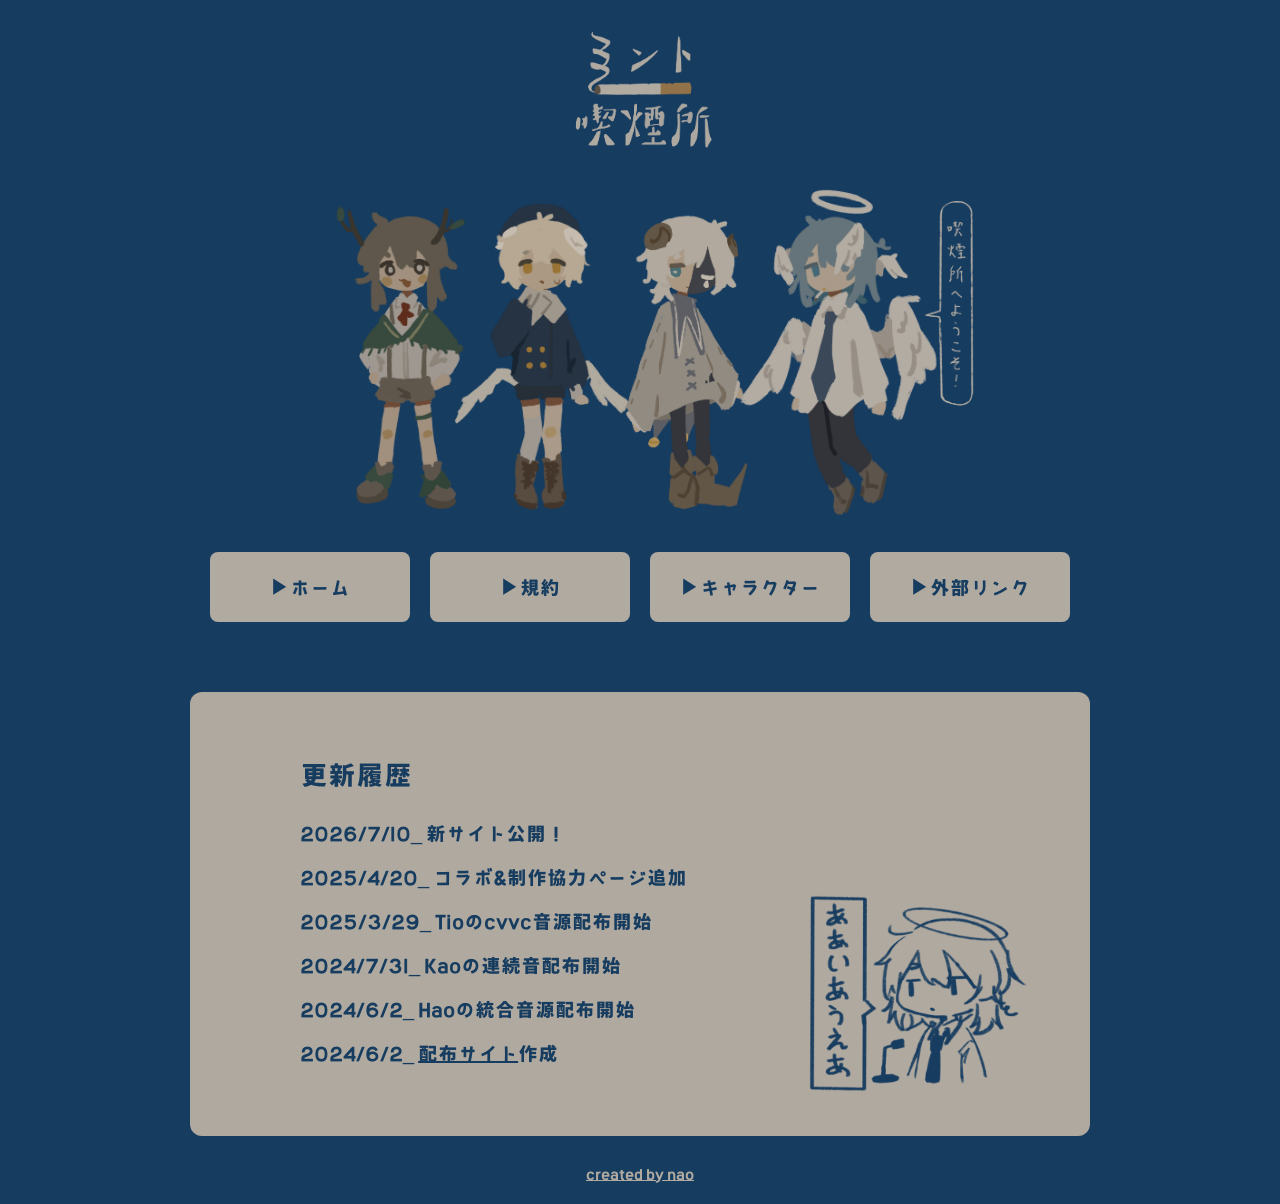
<file: index.html>
<!DOCTYPE html>
<html lang="ja">
<head>
    <link rel="icon" href="favicon.png" type="image/png">
    <link rel="icon" sizes="512x512" href="favicon.png">
    <meta name="viewport" content="width=device-width, initial-scale=1.0">
    <link rel="stylesheet" href="style.css">
    <meta charset="UTF-8">
    <title>ミント喫煙所</title>
    <style>
        @font-face {
        font-family: 'Font';
        src: url('ShimbashiGothic-Regular.otf') format('opentype');
        font-weight: normal;
        font-style: normal;
    }
        body {
            margin: 0;
            background-color:#163c60;
            font-family: 'Font', sans-serif;
        }
    </style>
</head>

<body>
    <div class="canvas">

    <div style="
        text-align: center;
        ">
        <a href="index.html"><img src="mintokitsuensho.png" alt="ミント喫煙所" style="max-width: 230px; height: auto; "></a>
    </div>

    <div style="
        text-align: center;
        ">
        <img src="IMG_4373.png" alt="小屁孩們" class="youkoso">
    </div>

    <div class="menu">
    
        <a href="index.html" class="menu-item">▶ホーム</a>  
        <a href="rule.html" class="menu-item">▶規約</a>
        <a href="character.html" class="menu-item">▶キャラクター</a>
        <a href="link.html" class="menu-item">▶外部リンク</a>
    
    </div>

    <div class="news">
        
        <p  class="news-title">更新履歴</p>
        <p style="color: #163c60;">2026/7/10_   新サイト公開！</p>
        <p style="color: #163c60;">2025/4/20_   コラボ&制作協力ページ追加</p>
        <p style="color: #163c60;">2025/3/29_   Tioのcvvc音源配布開始</p>
        <p style="color: #163c60;">2024/7/31_   Kaoの連続音配布開始</p>
        <p style="color: #163c60;">2024/6/2_   Haoの統合音源配布開始</p>
        <span style="color: #163c60;">2024/6/2_   <a href="https://naooo62.wixsite.com/mintokitsuensho" target="_blank" rel="noopener noreferrer" style="color: #163c60; text-decoration: underline;">配布サイト</a>作成</span>
        <img src="naooo.png" alt="naooo" class="news-illustration" >

    </div>

    <div style="
        text-align: center;
        padding: 20px;
        font-size: 15px;
        ">
        <a href="https://x.com/Nao_62_" style="color: #b0aaa1;" target="_blank">created by nao</a>
    </div>

    </div>
</body>
</html>
</file>
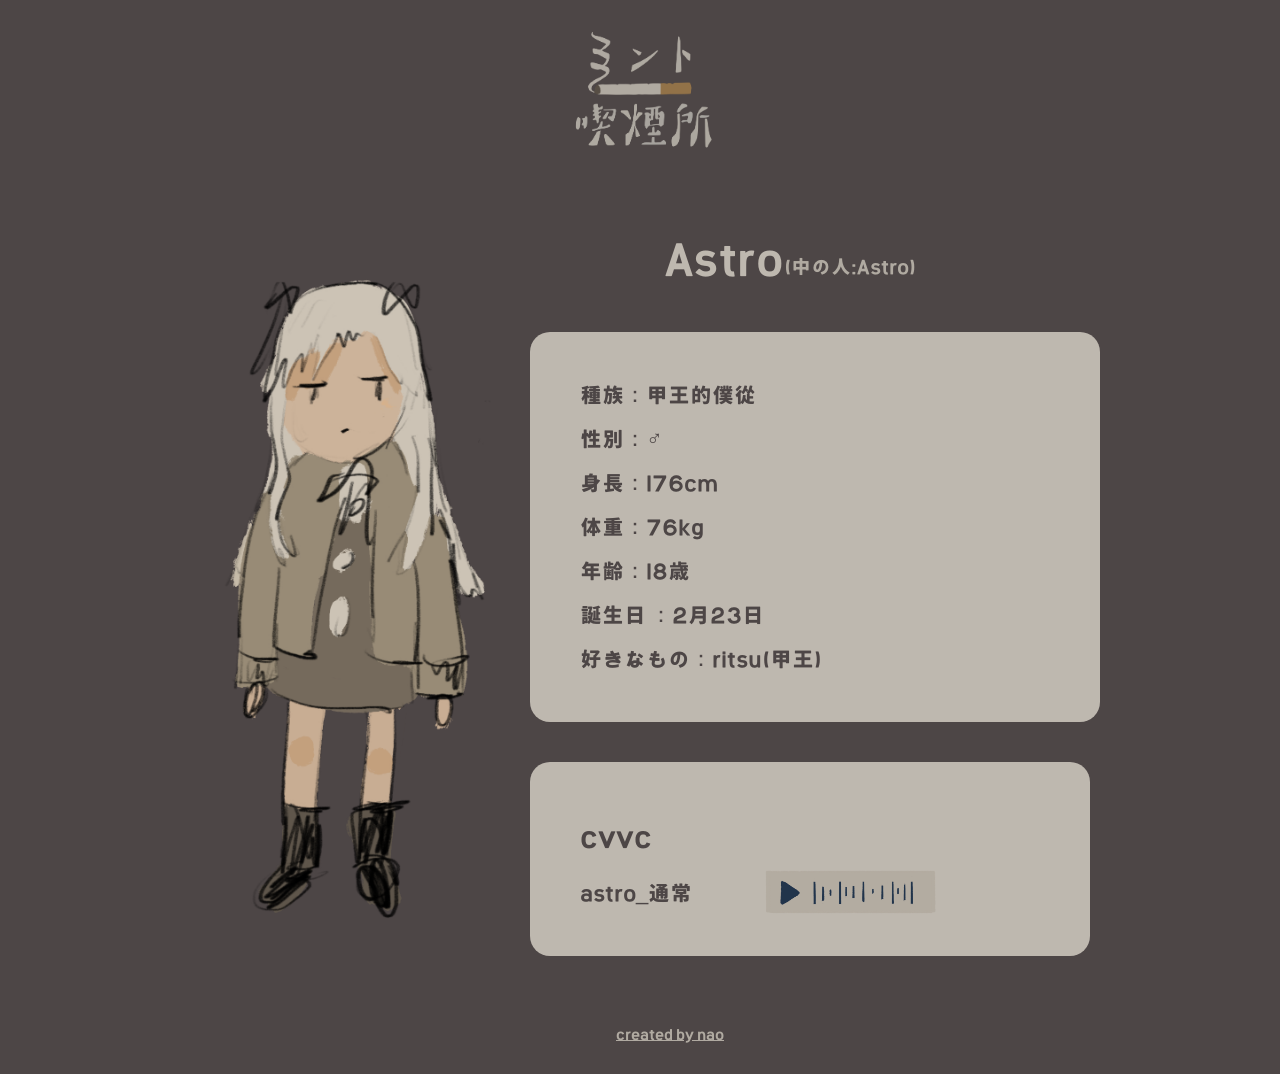
<file: astro.html>
<!DOCTYPE html>
<html lang="ja">
<head>
    <link rel="icon" href="favicon.png" type="image/png">
    <link rel="stylesheet" href="style.css">
    <meta charset="UTF-8">
    <meta name="viewport" content="width=device-width, initial-scale=1.0">
    <title>ミント喫煙所</title>
    <style>
        @font-face {
        font-family: 'Font';
        src: url('ShimbashiGothic-Regular.otf') format('opentype');
        font-weight: normal;
        font-style: normal;
    }
        body {
            margin: 0;
            background-color:#4d4646;
            font-family: 'Font', sans-serif;
        }
    </style>
</head>

<body>
    <div style="
        text-align: center;
        ">
        <a href="index.html"><img src="mintokitsuensho.png" alt="ミント喫煙所" style="width: 230px; height: auto;"></a>
    </div>

    <div class="tachie_02">
        <img src="IMG_4779.png" alt="astro" class="tachie_2">
    </div>

    <div class="name">

        <p style="color: #beb8af;">Astro<span class="sub-name">(中の人:Astro)</span></p>

    </div>


    <div class="shoukai">

        <p style="color: #4d4646;">種族：甲王的僕從</p>
        <p style="color: #4d4646;">性別：♂</p>
        <p style="color: #4d4646;">身長：176cm</p>
        <p style="color: #4d4646;">体重：76kg</p>
        <p style="color: #4d4646;">年齢：18歳</p>
        <p style="color: #4d4646;">誕生日 ：2月23日</p>
        <p style="color: #4d4646;">好きなもの：ritsu(甲王)</p>

    </div>

    <div class="ongen">

        <p style="color: #4d4646; font-size: 30px;">cvvc</p>
        <p style="color: #4d4646;">astro_通常</p>
        <audio id="astro" src="astro.wav"></audio>
        <img src="IMG_4377_2.png" alt="naooo" onclick="document.getElementById('astro').play()" class="play4" >
    </div>

    <div class="footer">
        <a href="https://x.com/Nao_62_" style="color: #b0aaa1;" target="_blank">created by nao</a>
    </div>

</body>
</file>
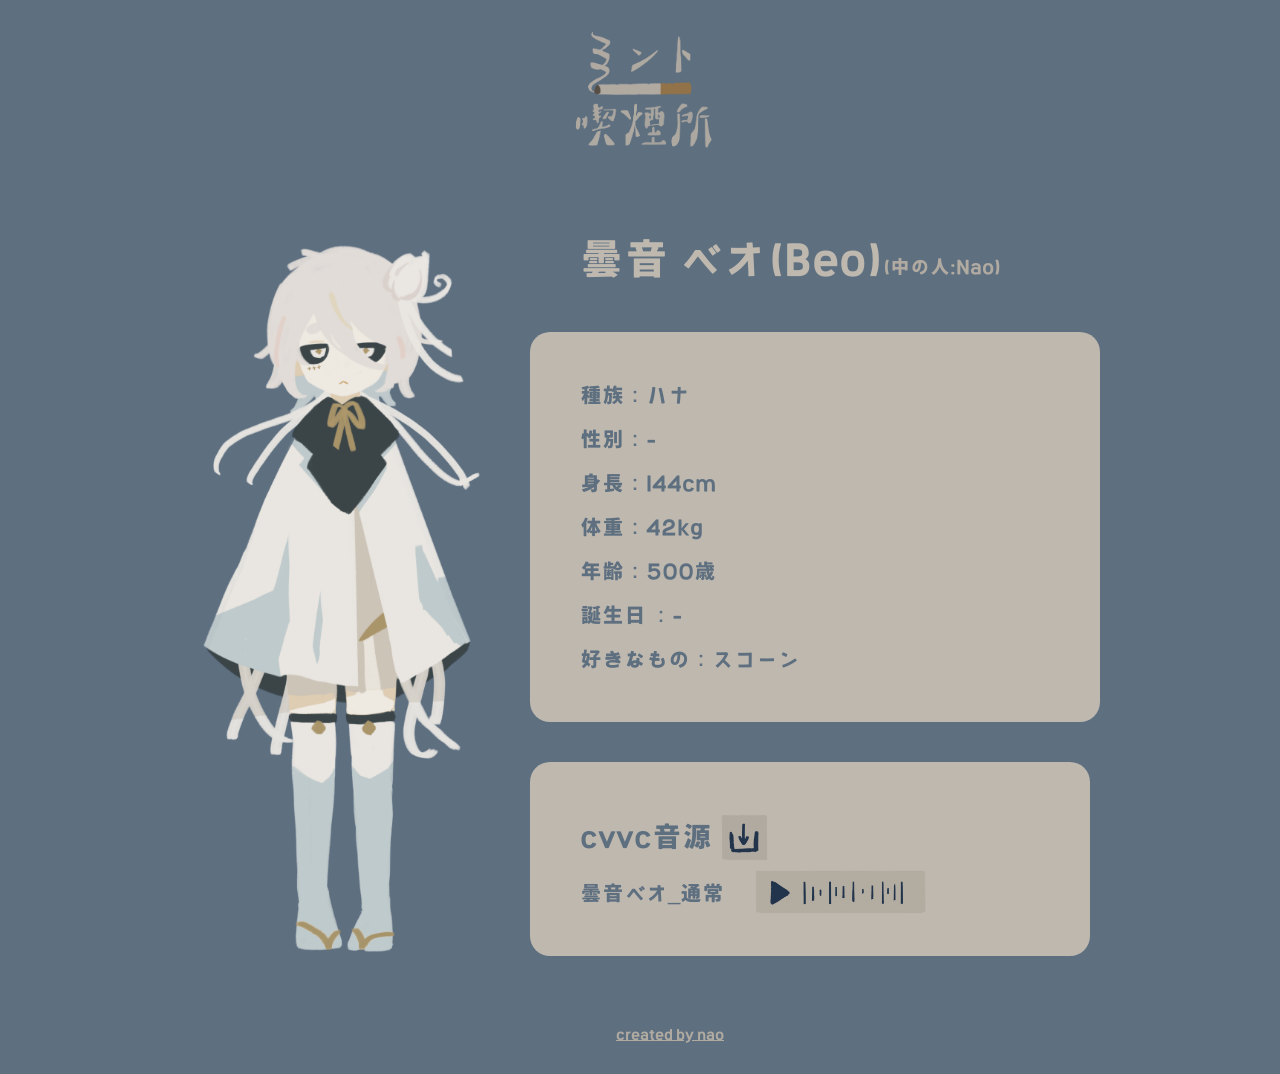
<file: Beo.html>
<!DOCTYPE html>
<html lang="ja">
<head>
    <link rel="icon" href="favicon.png" type="image/png">
    <link rel="stylesheet" href="style.css">
    <meta charset="UTF-8">
    <meta name="viewport" content="width=device-width, initial-scale=1.0">
    <title>ミント喫煙所</title>
    <style>
        @font-face {
        font-family: 'Font';
        src: url('ShimbashiGothic-Regular.otf') format('opentype');
        font-weight: normal;
        font-style: normal;
    }
        body {
            margin: 0;
            background-color:#5e6f80;
            font-family: 'Font', sans-serif;
        }
    </style>
</head>

<body>
    <div style="
        text-align: center;
        ">
        <a href="index.html"><img src="mintokitsuensho.png" alt="ミント喫煙所" style="width: 230px; height: auto;"></a>
    </div>

    <div class="tachie_02">
        <img src="character_edited.png" alt="Beo" class="tachie_1">
    </div>

    <div class="name">

        <p style="color: #beb8af;">曇音 ベオ(Beo)<span class="sub-name">(中の人:Nao)</span></p>

    </div>

    <div class="shoukai">

        <p style="color: #5e6f80;">種族：ハナ</p>
        <p style="color: #5e6f80;">性別：-</p>
        <p style="color: #5e6f80;">身長：144cm</p>
        <p style="color: #5e6f80;">体重：42kg</p>
        <p style="color: #5e6f80;">年齢：500歳</p>
        <p style="color: #5e6f80;">誕生日 ：-</p>
        <p style="color: #5e6f80;">好きなもの：スコーン</p>

    </div>

    <div class="ongen">

        <p style="color: #5e6f80; font-size: 30px;">cvvc音源</p>
        <a href="https://drive.google.com/file/d/1lf7aGgHMz-GgEjih_vGVuHIvZiH3dCfy/view?usp=sharing" target="_blank" rel="noopener noreferrer"><img src="IMG_4388_2.png" alt="download" class="download"></a>
        <p style="color: #5e6f80;">曇音ベオ_通常</p>
        <audio id="Beo_Chinese" src="doremi_beo.wav"></audio>
        <img src="IMG_4377_2.png" alt="naooo" onclick="document.getElementById('Beo_Chinese').play()" class="play2" >
    </div>

    <div class="footer">
        <a href="https://x.com/Nao_62_" style="color: #b0aaa1;" target="_blank">created by nao</a>
    </div>

</body>
</file>
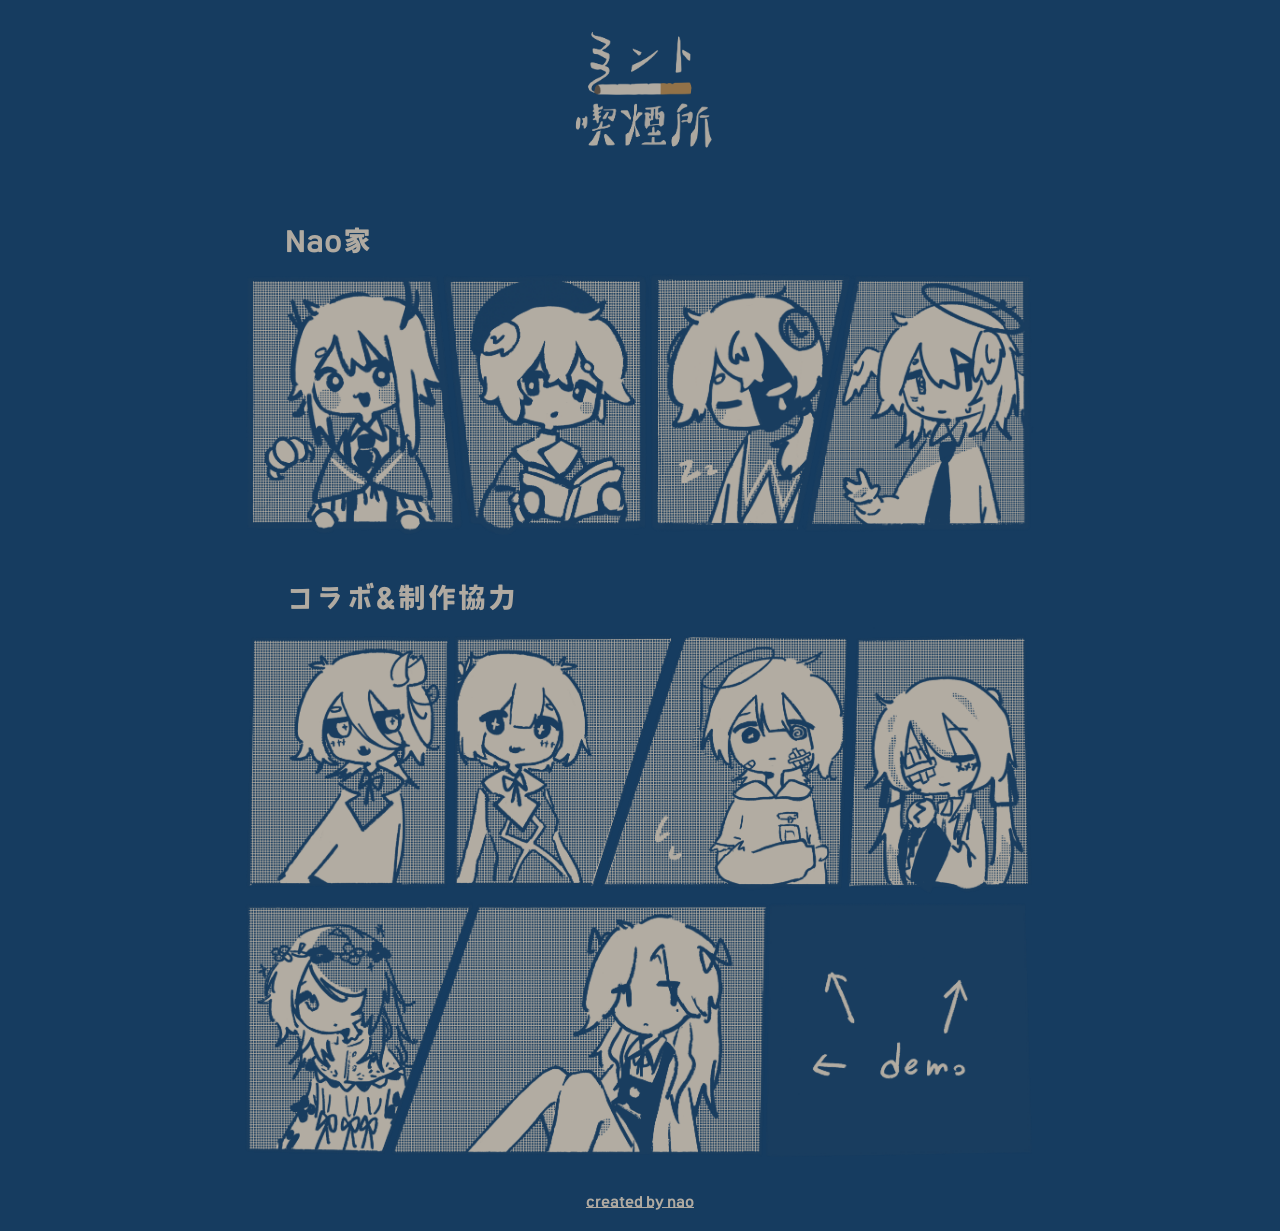
<file: character.html>
<!DOCTYPE html>
<html lang="ja">
<head>
    <link rel="icon" href="favicon.png" type="image/png">
    <link rel="stylesheet" href="style.css">
    <meta charset="UTF-8">
    <meta name="viewport" content="width=device-width, initial-scale=1.0">
    <title>ミント喫煙所</title>
    <style>
        @font-face {
        font-family: 'Font';
        src: url('ShimbashiGothic-Regular.otf') format('opentype');
        font-weight: normal;
        font-style: normal;
    }
        body {
            margin: 0;
            background-color:#163c60;
            font-family: 'Font', sans-serif;
        }
    </style>
</head>

<body>
    <div style="
        text-align: center;
    "  >
        <a href="index.html"><img src="mintokitsuensho.png" alt="ミント喫煙所" style="width: 230px; height: auto;" ></a>
    </div>

    <div class="character">
        <p style="color: #b0aaa1; text-align: left; margin: 10px 20px;" target="_blank">Nao家</p>
    </div>

    <div style="text-align: center; width: 100%;">

        <div style="position: relative; display: inline-block;" class="naoka">
            <img src="IMG_4382.png" alt="naoka" class="naoka_1">
            <a href="Hao.html" class="naoka panel-1"></a>
            <a href="Kao.html" class="naoka panel-2"></a>
            <a href="Tio.html" class="naoka panel-3"></a>
            <a href="Nao.html" class="naoka panel-4"></a>
        </div>


    <div class="character">
        <p style="color: #b0aaa1; text-align: left; margin: 10px 20px;" target="_blank">コラボ&制作協力</p>
    </div>

    <div style="text-align: center; width: 100%;">

        <div style="position: relative; display: inline-block;" class="naoka">
            <img src="IMG_4382_2.png" alt="naoka" class="naoka_1">
            <a href="Beo.html" class="naoka panel-5"></a>
            <a href="Meo.html" class="naoka panel-6"></a>
            <a href="mashiro.html" class="naoka panel-7"></a>
            <a href="zhiying.html" class="naoka panel-8"></a>
            <a href="water.html" class="naoka panel-9"></a>
            <a href="astro.html" class="naoka panel-10"></a>
        </div>

    </div>

    <div style="
        text-align: center;
        padding: 20px;
        font-size: 15px;
        ">
        <a href="https://x.com/Nao_62_" style="color: #b0aaa1;" target="_blank">created by nao</a>
    </div>
</body>
</html>
</file>
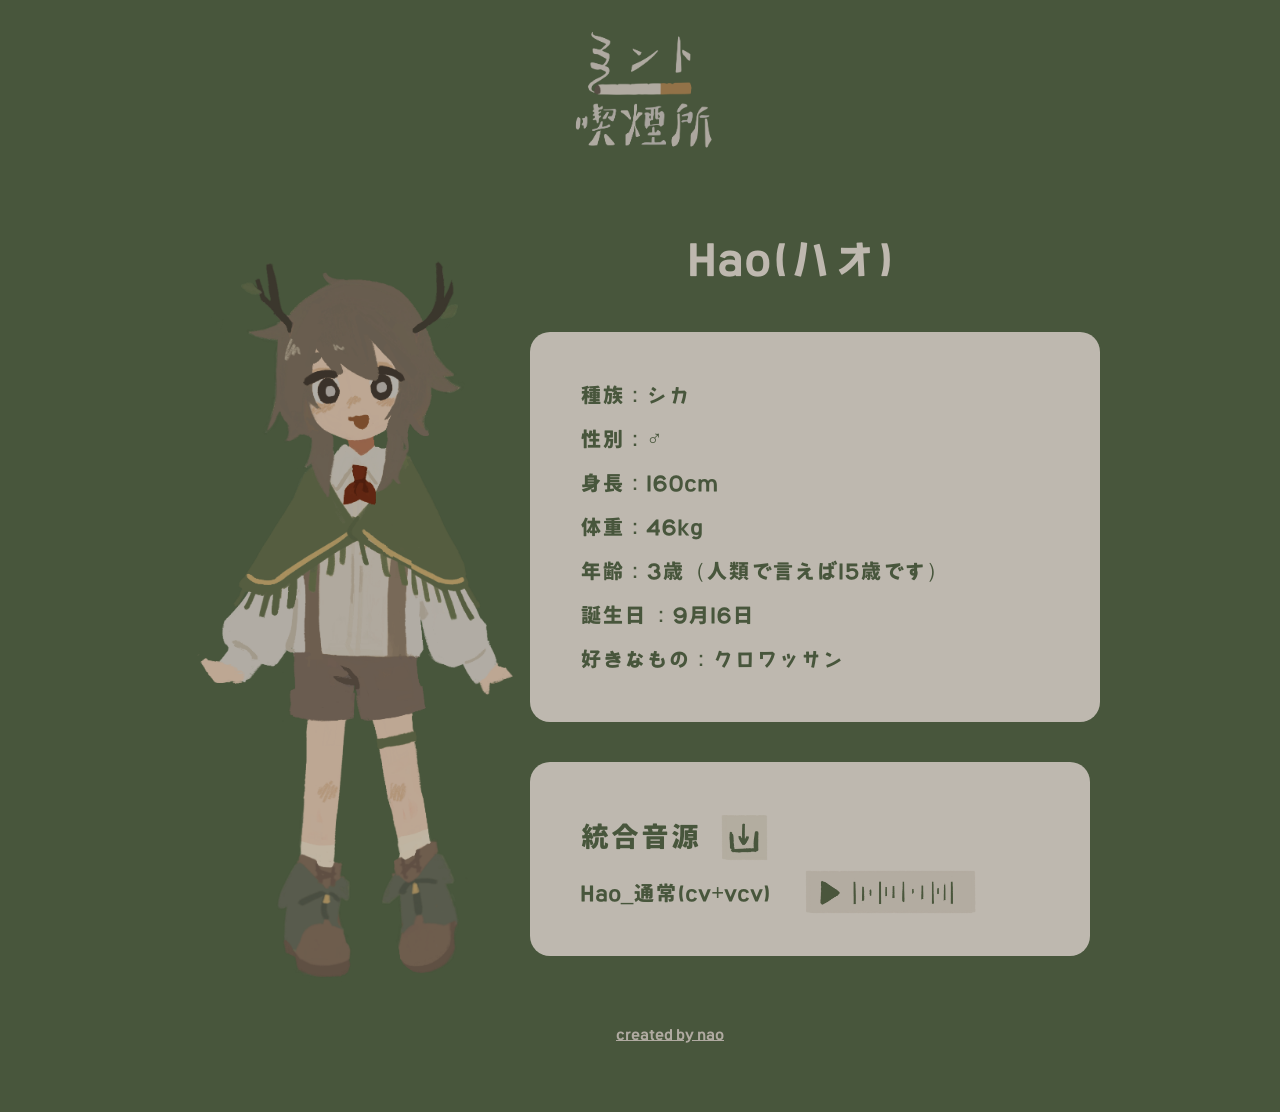
<file: Hao.html>
<!DOCTYPE html>
<html lang="ja">
<head>
    <link rel="icon" href="favicon.png" type="image/png">
    <link rel="stylesheet" href="style.css">
    <meta charset="UTF-8">
    <meta name="viewport" content="width=device-width, initial-scale=1.0">
    <title>ミント喫煙所</title>
    <style>
        @font-face {
        font-family: 'Font';
        src: url('ShimbashiGothic-Regular.otf') format('opentype');
        font-weight: normal;
        font-style: normal;
    }
        body {
            margin: 0;
            background-color:#48563c;
            font-family: 'Font', sans-serif;
        }
    </style>
</head>

<body>
    <div style="
        text-align: center;
        ">
        <a href="index.html"><img src="mintokitsuensho.png" alt="ミント喫煙所" style="width: 230px; height: auto;"></a>
    </div>

    <div class="tachie">
        <img src="hao.png" alt="hao" class="tachie_1">
    </div>

    <div class="name">

        <p style="color: #beb8af;">Hao(ハオ)</p>

    </div>

    <div class="shoukai">

        <p style="color: #48563c;">種族：シカ</p>
        <p style="color: #48563c;">性別：♂</p>
        <p style="color: #48563c;">身長：160cm</p>
        <p style="color: #48563c;">体重：46kg</p>
        <p style="color: #48563c;">年齢：3歳（人類で言えば15歳です）</p>
        <p style="color: #48563c;">誕生日 ：9月16日</p>
        <p style="color: #48563c;">好きなもの：クロワッサン</p>

    </div>

    <div class="ongen">

        <p style="color: #48563c; font-size: 30px;">統合音源</p>
        <a href="https://bowlroll.net/file/319492" target="_blank" rel="noopener noreferrer"><img src="IMG_4388_1.png" alt="download" class="download"></a>
        <p style="color: #48563c;">Hao_通常(cv+vcv)</p>
        <audio id="Hao" src="Hao.wav"></audio>
        <img src="IMG_4377_1.png" alt="naooo" onclick="document.getElementById('Hao').play()" class="play" >

    </div>

    <div class="footer">
        <a href="https://x.com/Nao_62_" style="color: #b0aaa1;" target="_blank">created by nao</a>
    </div>

</body>
</file>
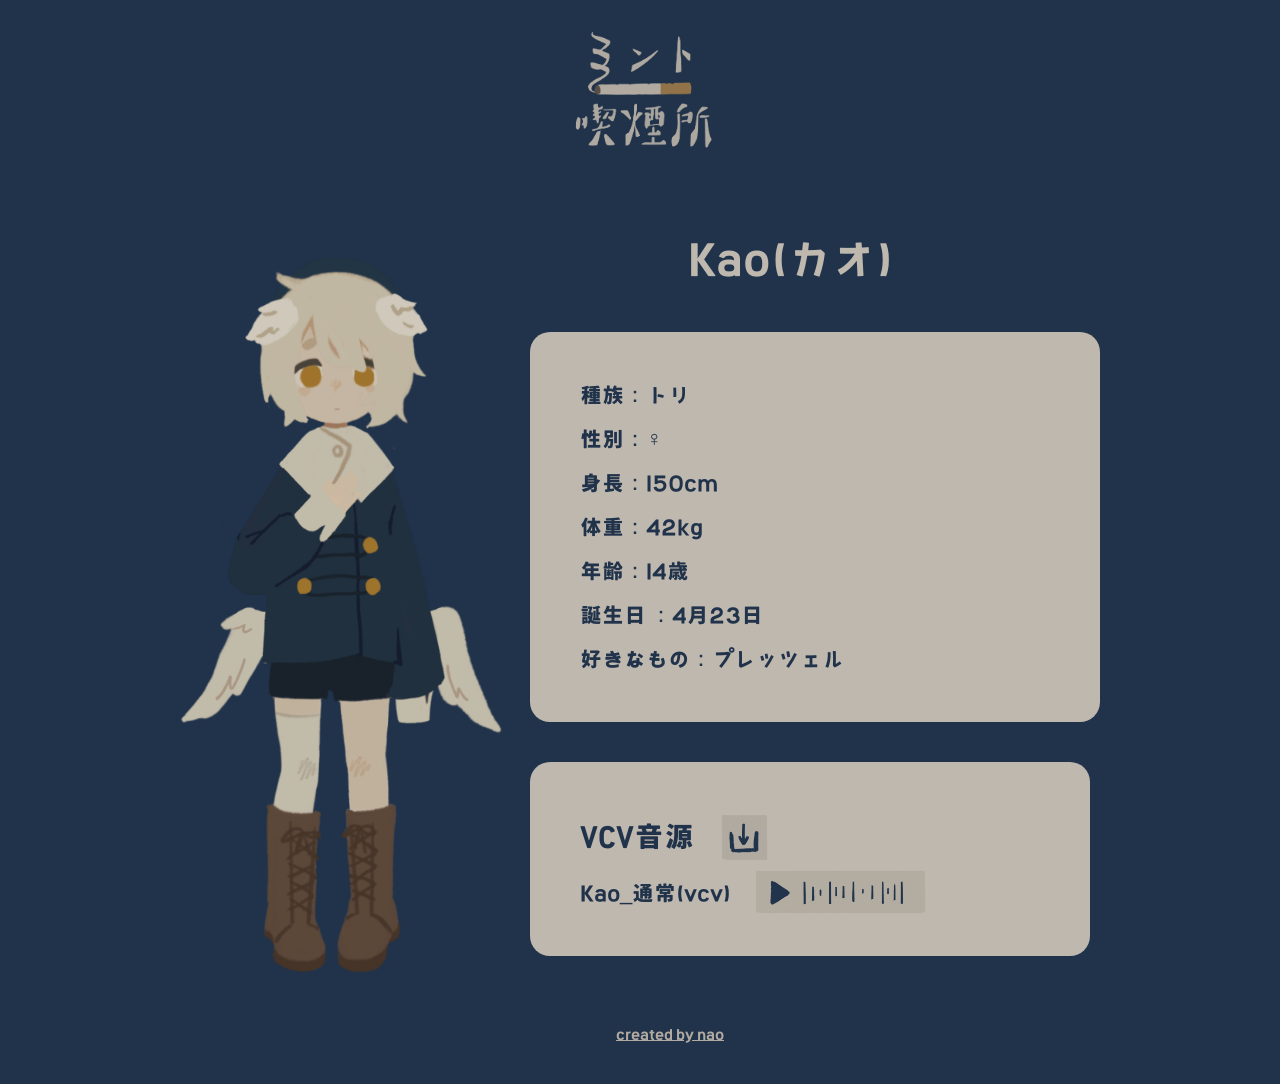
<file: Kao.html>
<!DOCTYPE html>
<html lang="ja">
<head>
    <link rel="icon" href="favicon.png" type="image/png">
    <link rel="stylesheet" href="style.css">
    <meta charset="UTF-8">
    <meta name="viewport" content="width=device-width, initial-scale=1.0">
    <title>ミント喫煙所</title>
    <style>
        @font-face {
        font-family: 'Font';
        src: url('ShimbashiGothic-Regular.otf') format('opentype');
        font-weight: normal;
        font-style: normal;
    }
        body {
            margin: 0;
            background-color:#21334b;
            font-family: 'Font', sans-serif;
        }
    </style>
</head>

<body>
    <div style="
        text-align: center;
        ">
        <a href="index.html"><img src="mintokitsuensho.png" alt="ミント喫煙所" style="width: 230px; height: auto;"></a>
    </div>

    <div class="tachie_02">
        <img src="Kao.PNG" alt="Kao" class="tachie_2">
    </div>

    <div class="name">

        <p style="color: #beb8af;">Kao(カオ)</p>

    </div>

    <div class="shoukai">

        <p style="color: #21334b;">種族：トリ</p>
        <p style="color: #21334b;">性別：♀</p>
        <p style="color: #21334b;">身長：150cm</p>
        <p style="color: #21334b;">体重：42kg</p>
        <p style="color: #21334b;">年齢：14歳</p>
        <p style="color: #21334b;">誕生日 ：4月23日</p>
        <p style="color: #21334b;">好きなもの：プレッツェル</p>

    </div>

    <div class="ongen">

        <p style="color: #21334b; font-size: 30px;">VCV音源</p>
        <a href="https://bowlroll.net/file/321958" target="_blank" rel="noopener noreferrer"><img src="IMG_4388_2.png" alt="download" class="download"></a>
        <p style="color: #21334b;">Kao_通常(vcv)</p>
        <audio id="Kao" src="Kao.wav"></audio>
        <img src="IMG_4377_2.png" alt="naooo" onclick="document.getElementById('Kao').play()" class="play2" >

    </div>

    <div class="footer">
        <a href="https://x.com/Nao_62_" style="color: #b0aaa1;" target="_blank">created by nao</a>
    </div>

</body>
</file>
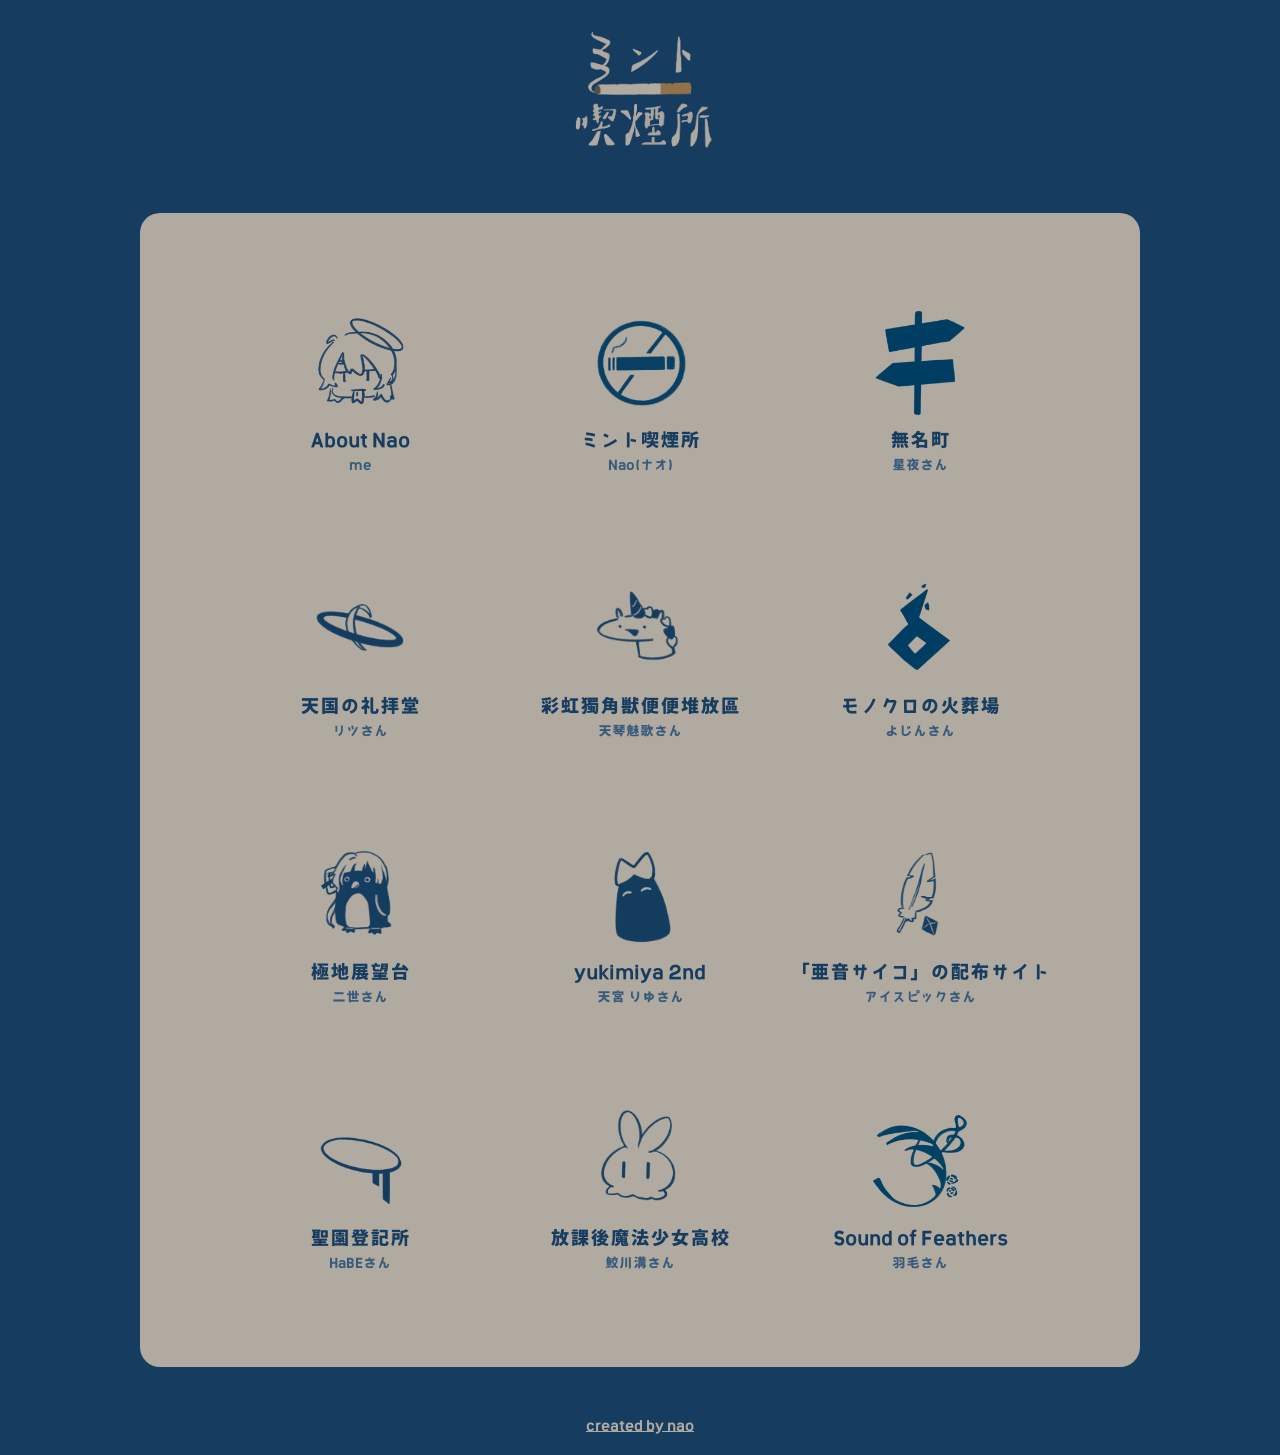
<file: link.html>
<!DOCTYPE html>
<html lang="ja">
<head>
    <link rel="icon" href="favicon.png" type="image/png">
    <link rel="stylesheet" href="style.css">
    <meta charset="UTF-8">
    <meta name="viewport" content="width=device-width, initial-scale=1.0">
    <title>ミント喫煙所</title>
    <style>
        @font-face {
        font-family: 'Font';
        src: url('ShimbashiGothic-Regular.otf') format('opentype');
        font-weight: normal;
        font-style: normal;
    }
        body {
            margin: 0;
            background-color:#163c60;
            font-family: 'Font', sans-serif;
        }
    </style>
</head>

<body>
    <div style="
        text-align: center;
        ">
        <a href="index.html"><img src="mintokitsuensho.png" alt="ミント喫煙所" style="width: 230px; height: auto;"></a>
    </div>

    <div class="link">

    <a href="https://nao6218.github.io/naooo/" target="_blank" rel="noopener noreferrer" class="link-card">
        <img src="naooooo.PNG" alt="About Nao">
        <h3>About Nao</h3>
        <p>me</p>
    </a>

    <a href="index.html" class="link-card">
        <img src="IMG_1524.png" alt="ミント喫煙所">
        <h3>ミント喫煙所</h3>
        <p>Nao(ナオ)</p>
    </a>

    <a href="https://starry1916l.wixsite.com/mumeimachi" target="_blank" rel="noopener noreferrer" class="link-card">
        <img src="IMG_4434.PNG" alt="無名町">
        <h3>無名町</h3>
        <p>星夜さん</p>
    </a>

    <a href="他到底要做好了沒" target="_blank" rel="noopener noreferrer" class="link-card">
        <img src="IMG_4436.PNG" alt="天国の礼拝堂">
        <h3>天国の礼拝堂</h3>
        <p>リツさん</p>
    </a>

    <a href="https://meige1022.wixsite.com/rainbow-cotton-candy" target="_blank" rel="noopener noreferrer" class="link-card">
        <img src="IMG_4438.PNG" alt="彩虹独角兽便便堆放区">
        <h3>彩虹獨角獣便便堆放區</h3>
        <p>天琴魅歌さん</p>
    </a>

    <a href="https://cgamy40.wixsite.com/tsuraiuroyoi" target="_blank" rel="noopener noreferrer" class="link-card">
        <img src="IMG_4435.PNG" alt="モノクロの火葬場">
        <h3>モノクロの火葬場</h3>
        <p>よじんさん</p>
    </a>

    <a href="https://chocosecond.wixsite.com/utauantartica?lang=ja" target="_blank" rel="noopener noreferrer" class="link-card">
        <img src="IMG_4439.PNG" alt="極地展望台">
        <h3>極地展望台</h3>
        <p>二世さん</p>
    </a>

    <a href="https://yukimiyashimusho.jimdofree.com/" target="_blank" rel="noopener noreferrer" class="link-card">
        <img src="IMG_4440.PNG" alt="yukimiya 2nd">
        <h3>yukimiya 2nd</h3>
        <p>天宮 りゆさん</p>
    </a>

    <a href="https://aisupiku.wixsite.com/tsuginesaiko" target="_blank" rel="noopener noreferrer" class="link-card">
        <img src="IMG_4441.PNG" alt="「亜音サイコ」の配布サイト">
        <h3>「亜音サイコ」の配布サイト</h3>
        <p>アイスピックさん</p>
    </a>

    <a href="https://habe6766.wixsite.com/misonotengokujigoku" target="_blank" rel="noopener noreferrer" class="link-card">
        <img src="IMG_4442.PNG" alt="聖園登記所">
        <h3>聖園登記所</h3>
        <p>​HaBEさん</p>
    </a>

    <a href="https://m0etyanz.carrd.co/#" target="_blank" rel="noopener noreferrer" class="link-card">
        <img src="IMG_4437.PNG" alt="放課後魔法少女高校">
        <h3>放課後魔法少女高校</h3>
        <p>鮫川溝さん</p>
    </a>

    <a href="https://hanetsumino.wixsite.com/sound-of-feathers" target="_blank" rel="noopener noreferrer" class="link-card">
        <img src="IMG_3050.png" alt="Sound of Feathers">
        <h3>Sound of Feathers</h3>
        <p>羽毛さん</p>
    </a>

    </div>

    <div style="
    text-align: center;
    padding: 20px;
    font-size: 15px;
    ">
    <a href="https://x.com/Nao_62_" style="color: #b0aaa1;" target="_blank">created by nao</a>
    </div>
    
</body>
</html>
</file>
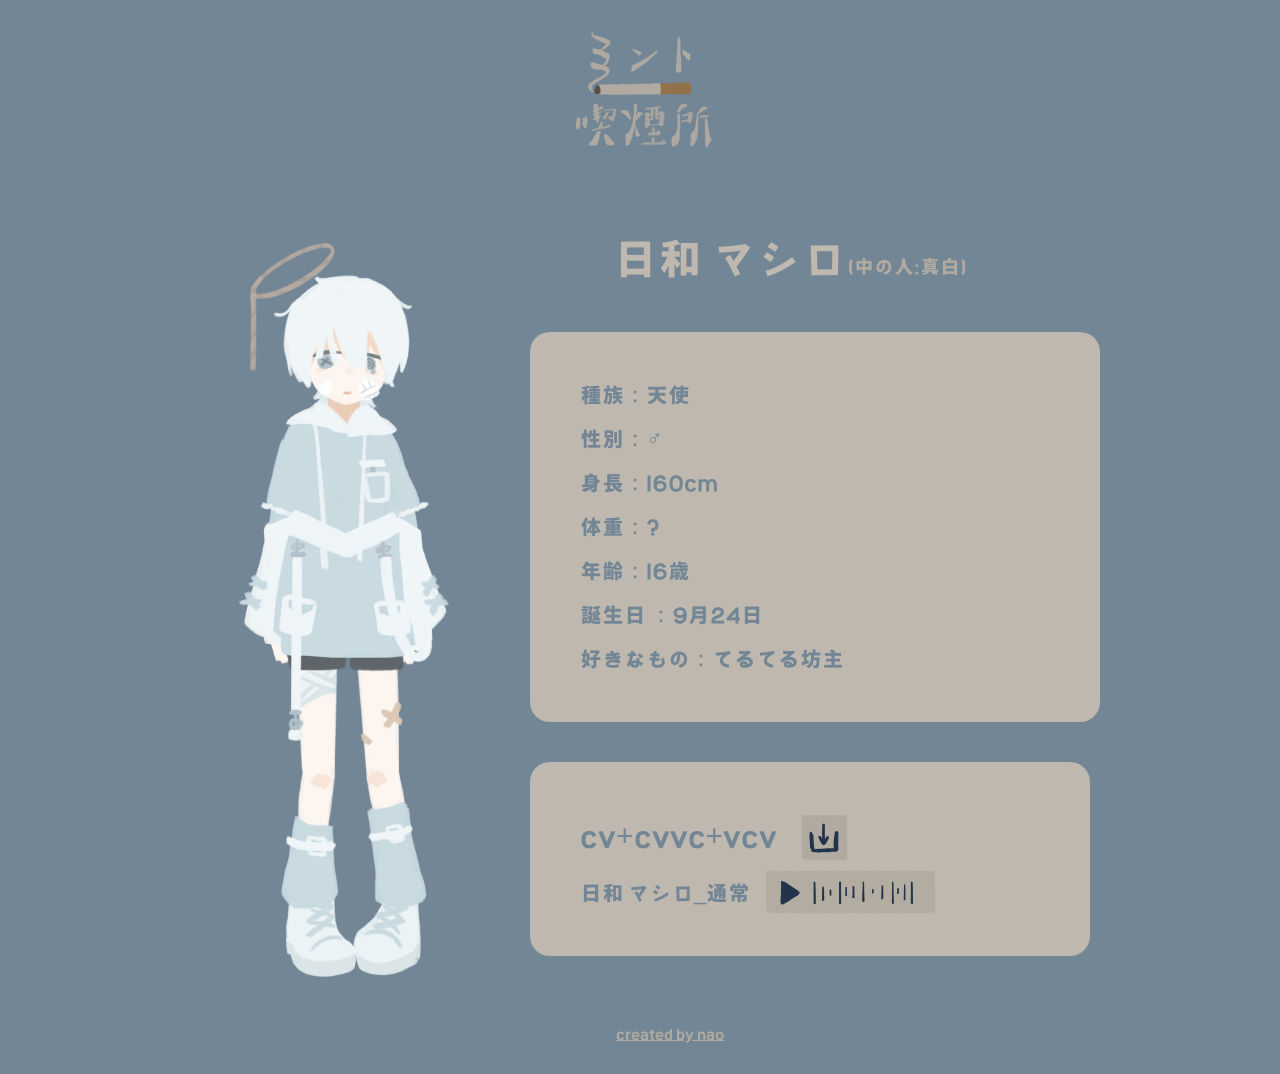
<file: mashiro.html>
<!DOCTYPE html>
<html lang="ja">
<head>
    <link rel="icon" href="favicon.png" type="image/png">
    <link rel="stylesheet" href="style.css">
    <meta charset="UTF-8">
    <meta name="viewport" content="width=device-width, initial-scale=1.0">
    <title>ミント喫煙所</title>
    <style>
        @font-face {
        font-family: 'Font';
        src: url('ShimbashiGothic-Regular.otf') format('opentype');
        font-weight: normal;
        font-style: normal;
    }
        body {
            margin: 0;
            background-color:#738696;
            font-family: 'Font', sans-serif;
        }
    </style>
</head>

<body>
    <div style="
        text-align: center;
        ">
        <a href="index.html"><img src="mintokitsuensho.png" alt="ミント喫煙所" style="width: 230px; height: auto;"></a>
    </div>

    <div class="tachie_02">
        <img src="character.png" alt="Beo" class="tachie_1">
    </div>

    <div class="name">

        <p style="color: #beb8af;">日和 マシロ<span class="sub-name">(中の人:真白)</span></p>

    </div>

    <div class="shoukai">

        <p style="color: #738696;">種族：天使</p>
        <p style="color: #738696;">性別：♂</p>
        <p style="color: #738696;">身長：160cm</p>
        <p style="color: #738696;">体重：?</p>
        <p style="color: #738696;">年齢：16歳</p>
        <p style="color: #738696;">誕生日 ：9月24日</p>
        <p style="color: #738696;">好きなもの：てるてる坊主</p>

    </div>

    <div class="ongen">

        <p style="color: #738696; font-size: 30px;">cv+cvvc+vcv</p>
        <a href="https://bowlroll.net/file/361366" target="_blank" rel="noopener noreferrer"><img src="IMG_4388_2.png" alt="download" class="download3"></a>
        <p style="color: #738696;">日和 マシロ_通常</p>
        <audio id="mashiro" src="doremi mashiro.wav"></audio>
        <img src="IMG_4377_2.png" alt="naooo" onclick="document.getElementById('mashiro').play()" class="play3" >
    </div>

    <div class="footer">
        <a href="https://x.com/Nao_62_" style="color: #b0aaa1;" target="_blank">created by nao</a>
    </div>

</body>
</file>
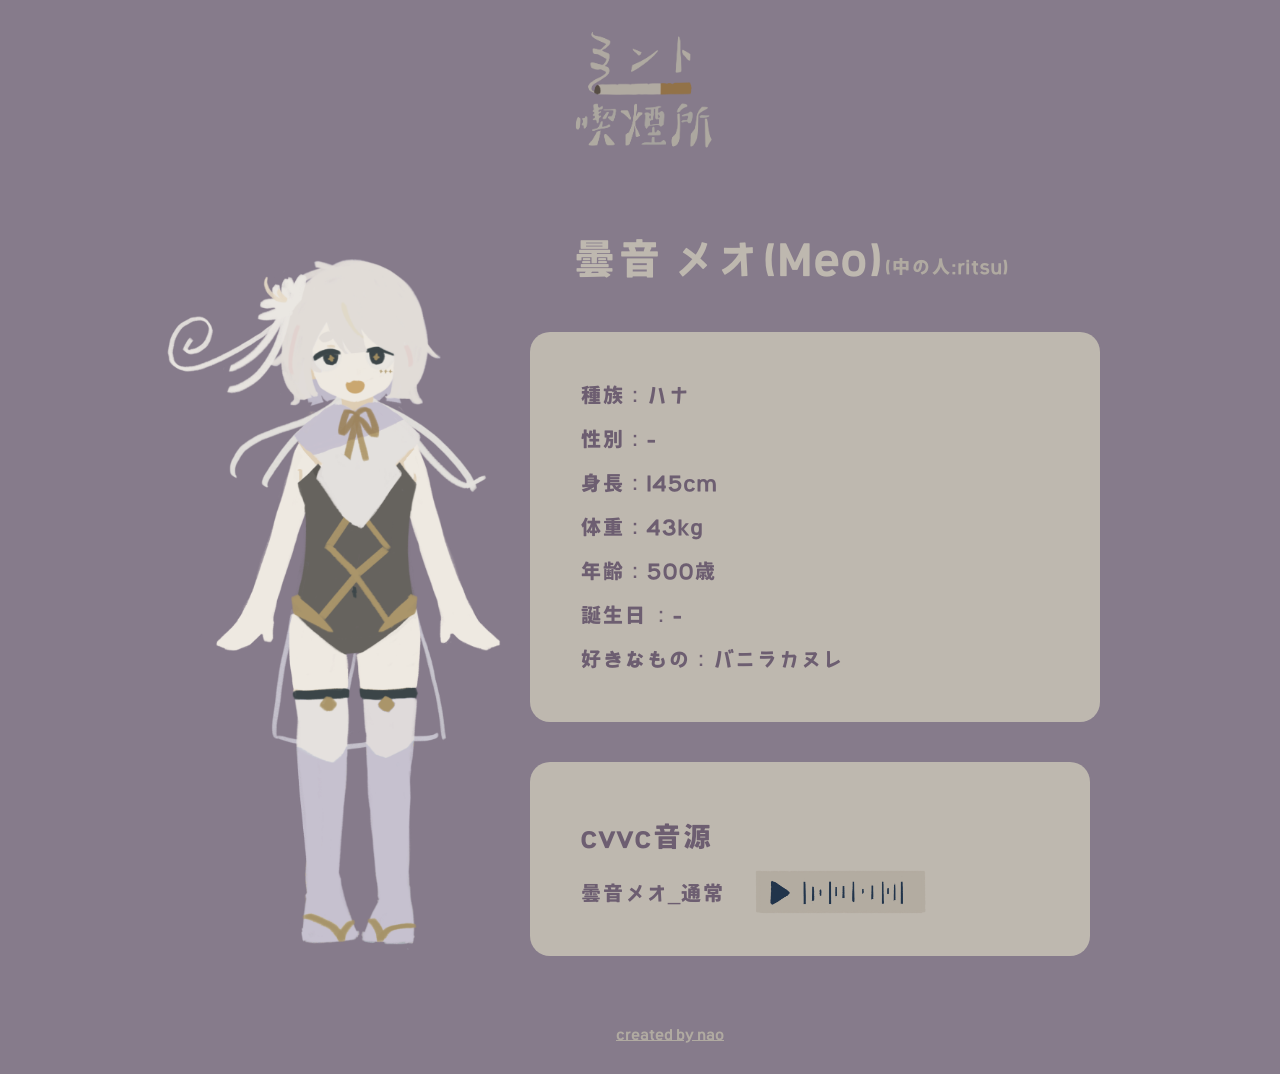
<file: Meo.html>
<!DOCTYPE html>
<html lang="ja">
<head>
    <link rel="icon" href="favicon.png" type="image/png">
    <link rel="stylesheet" href="style.css">
    <meta charset="UTF-8">
    <meta name="viewport" content="width=device-width, initial-scale=1.0">
    <title>ミント喫煙所</title>
    <style>
        @font-face {
        font-family: 'Font';
        src: url('ShimbashiGothic-Regular.otf') format('opentype');
        font-weight: normal;
        font-style: normal;
    }
        body {
            margin: 0;
            background-color:#867b8b;
            font-family: 'Font', sans-serif;
        }
    </style>
</head>

<body>
    <div style="
        text-align: center;
        ">
        <a href="index.html"><img src="mintokitsuensho.png" alt="ミント喫煙所" style="width: 230px; height: auto;"></a>
    </div>

    <div class="tachie_02">
        <img src="IMG_3062.png" alt="Meo" class="tachie_1">
    </div>

    <div class="name">

        <p style="color: #beb8af;">曇音 メオ(Meo)<span class="sub-name">(中の人:ritsu)</span></p>

    </div>

    <div class="shoukai">

        <p style="color: #6d5e71;">種族：ハナ</p>
        <p style="color: #6d5e71;">性別：-</p>
        <p style="color: #6d5e71;">身長：145cm</p>
        <p style="color: #6d5e71;">体重：43kg</p>
        <p style="color: #6d5e71;">年齢：500歳</p>
        <p style="color: #6d5e71;">誕生日 ：-</p>
        <p style="color: #6d5e71;">好きなもの：バニラカヌレ</p>

    </div>

    <div class="ongen">

        <p style="color: #6d5e71; font-size: 30px;">cvvc音源</p>
        <p style="color: #6d5e71;">曇音メオ_通常</p>
        <audio id="Meo_Chinese" src="doremi meo.wav"></audio>
        <img src="IMG_4377_2.png" alt="naooo" onclick="document.getElementById('Meo_Chinese').play()" class="play2" >
    </div>

    <div class="footer">
        <a href="https://x.com/Nao_62_" style="color: #b0aaa1;" target="_blank">created by nao</a>
    </div>

</body>
</file>
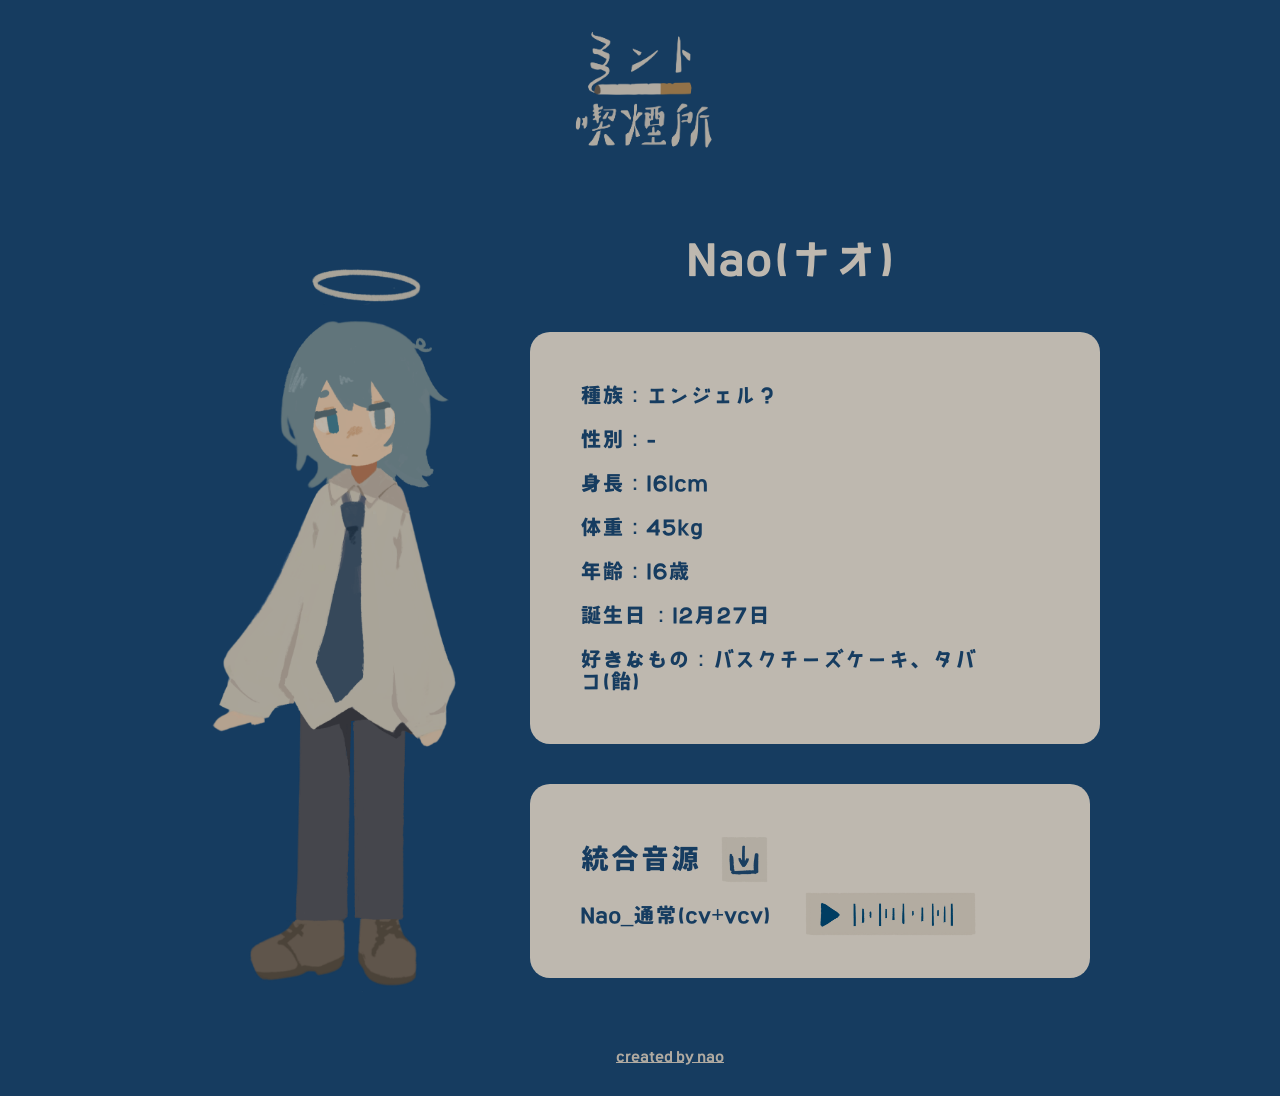
<file: Nao.html>
<!DOCTYPE html>
<html lang="ja">
<head>
    <link rel="icon" href="favicon.png" type="image/png">
    <link rel="stylesheet" href="style.css">
    <meta charset="UTF-8">
    <meta name="viewport" content="width=device-width, initial-scale=1.0">
    <title>ミント喫煙所</title>
    <style>
        @font-face {
        font-family: 'Font';
        src: url('ShimbashiGothic-Regular.otf') format('opentype');
        font-weight: normal;
        font-style: normal;
    }
        body {
            margin: 0;
            background-color:#163c60;
            font-family: 'Font', sans-serif;
        }
    </style>
</head>

<body>
    <div style="
        text-align: center;
        ">
        <a href="index.html"><img src="mintokitsuensho.png" alt="ミント喫煙所" style="width: 230px; height: auto;"></a>
    </div>

    <div class="tachie_04">
        <img src="Nao.png" alt="Nao" class="tachie_2">
    </div>

    <div class="name">

        <p style="color: #beb8af;">Nao(ナオ)</p>

    </div>

    <div class="shoukai">

        <p style="color: #163c60;">種族：エンジェル？</p>
        <p style="color: #163c60;">性別：-</p>
        <p style="color: #163c60;">身長：161cm</p>
        <p style="color: #163c60;">体重：45kg</p>
        <p style="color: #163c60;">年齢：16歳</p>
        <p style="color: #163c60;">誕生日 ：12月27日</p>
        <p style="color: #163c60;">好きなもの：バスクチーズケーキ、タバコ(飴)</p>

    </div>

    <div class="ongen">

        <p style="color: #163c60; font-size: 30px;">統合音源</p>
        <a href="https://bowlroll.net/file/326224" target="_blank" rel="noopener noreferrer"><img src="IMG_4388.png" alt="download" class="download"></a>
        <p style="color: #163c60;">Nao_通常(cv+vcv)</p>
        <audio id="Nao" src="Nao.wav"></audio>
        <img src="IMG_4377.png" alt="naooo" onclick="document.getElementById('Nao').play()" class="play" >
    </div>

    <div class="footer">
        <a href="https://x.com/Nao_62_" style="color: #b0aaa1;" target="_blank">created by nao</a>
    </div>

</body>
</file>
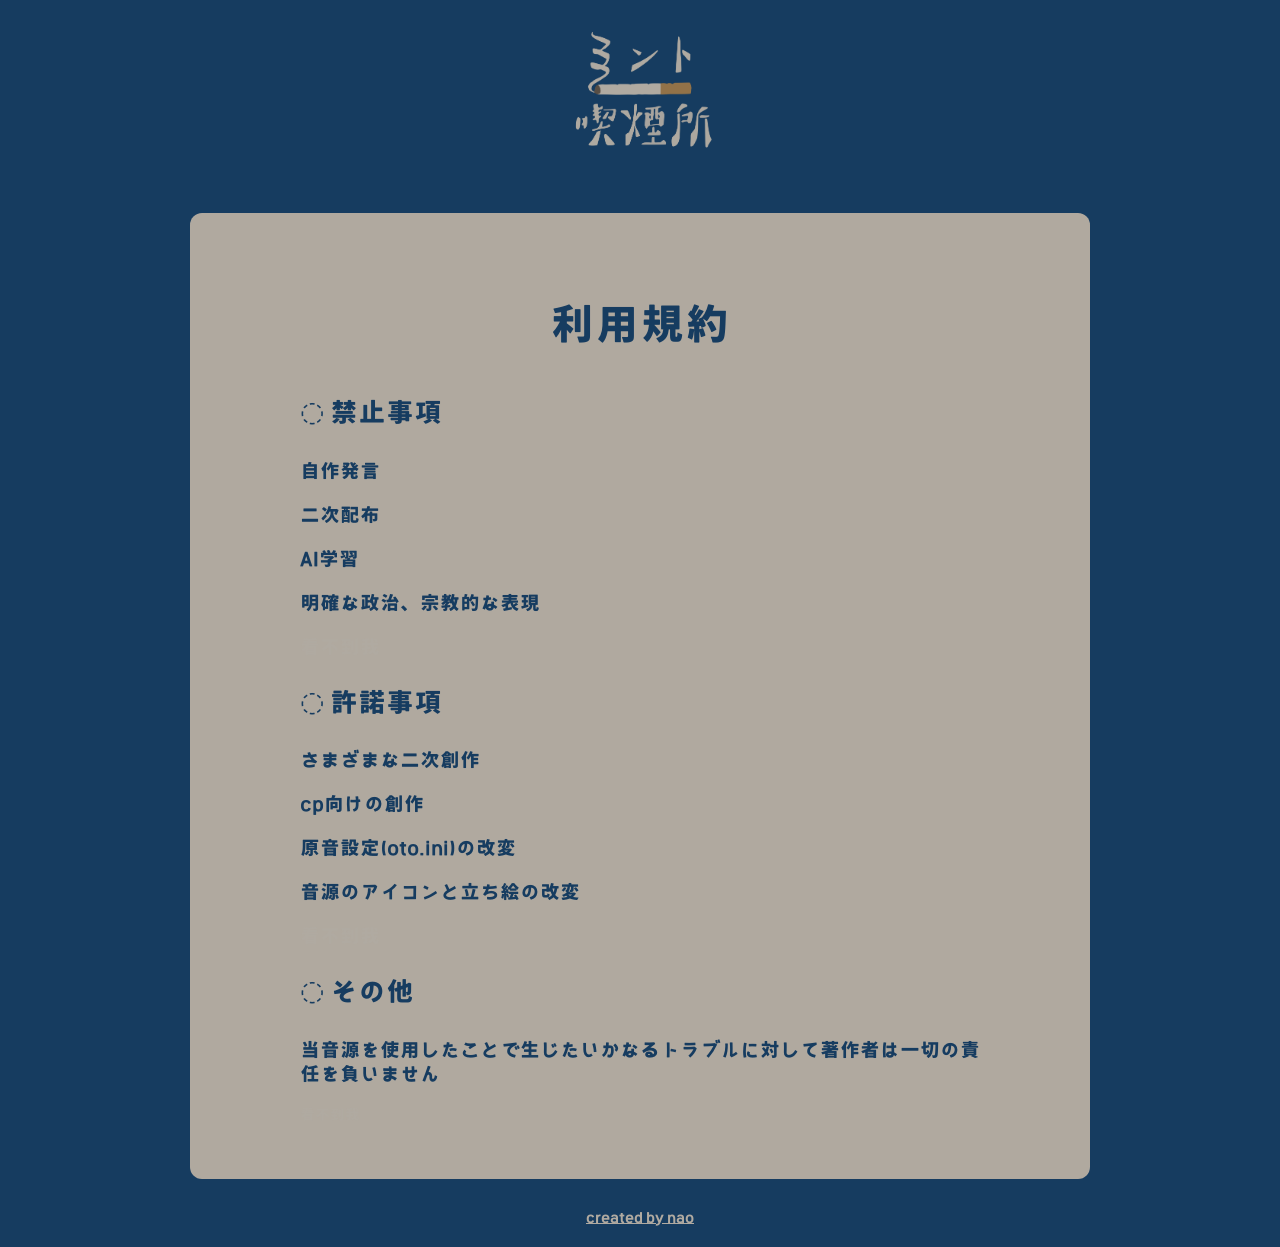
<file: rule.html>
<!DOCTYPE html>
<html lang="ja">
<head>
    <link rel="icon" href="favicon.png" type="image/png">
    <link rel="stylesheet" href="style.css">
    <meta charset="UTF-8">
    <meta name="viewport" content="width=device-width, initial-scale=1.0">
    <title>​利用規約</title>
</head>


<body> 
    <div style="
        text-align: center;
        ">
        <a href="index.html"><img src="mintokitsuensho.png" alt="ミント喫煙所" style="width: 230px; height: auto;"></a>
    </div>
    
    <div class="rule">
        
        <p class="rule-title">​利用規約</p>

        <p class="biao">◌ 禁止事項</p>
        <p style="color: #163c60;">自作発言</p>
        <p style="color: #163c60;">二次配布</p>
        <p style="color: #163c60;">AI学習</p>
        <p style="color: #163c60;">明確な政治、宗教的な表現</p>

        <p style="color: #b0aaa1;">看不到我</p>

        <p class="biao">◌ 許諾事項</p>
        <p style="color: #163c60;">さまざまな二次創作</p>
        <p style="color: #163c60;">cp向けの創作</p>
        <p style="color: #163c60;">原音設定(oto.ini)の改変</p>
        <p style="color: #163c60;">音源のアイコンと立ち絵の改変</p>

        <p style="color: #b0aaa1;">看不到我</p>

        <p class="biao">◌ その他</p>
        <p style="color: #163c60;">当音源を使用したことで生じたいかなるトラブルに対して著作者は一切の責任を負いません</p>
        <p style="color: #b0aaa1; font-size: 15px;">看不到我</p>

    </div>

    <div style="
        text-align: center;
        padding: 20px;
        font-size: 15px;
        ">
        <a href="https://x.com/Nao_62_" style="color: #b0aaa1;" target="_blank">created by nao</a>
    </div>


</body>
</file>
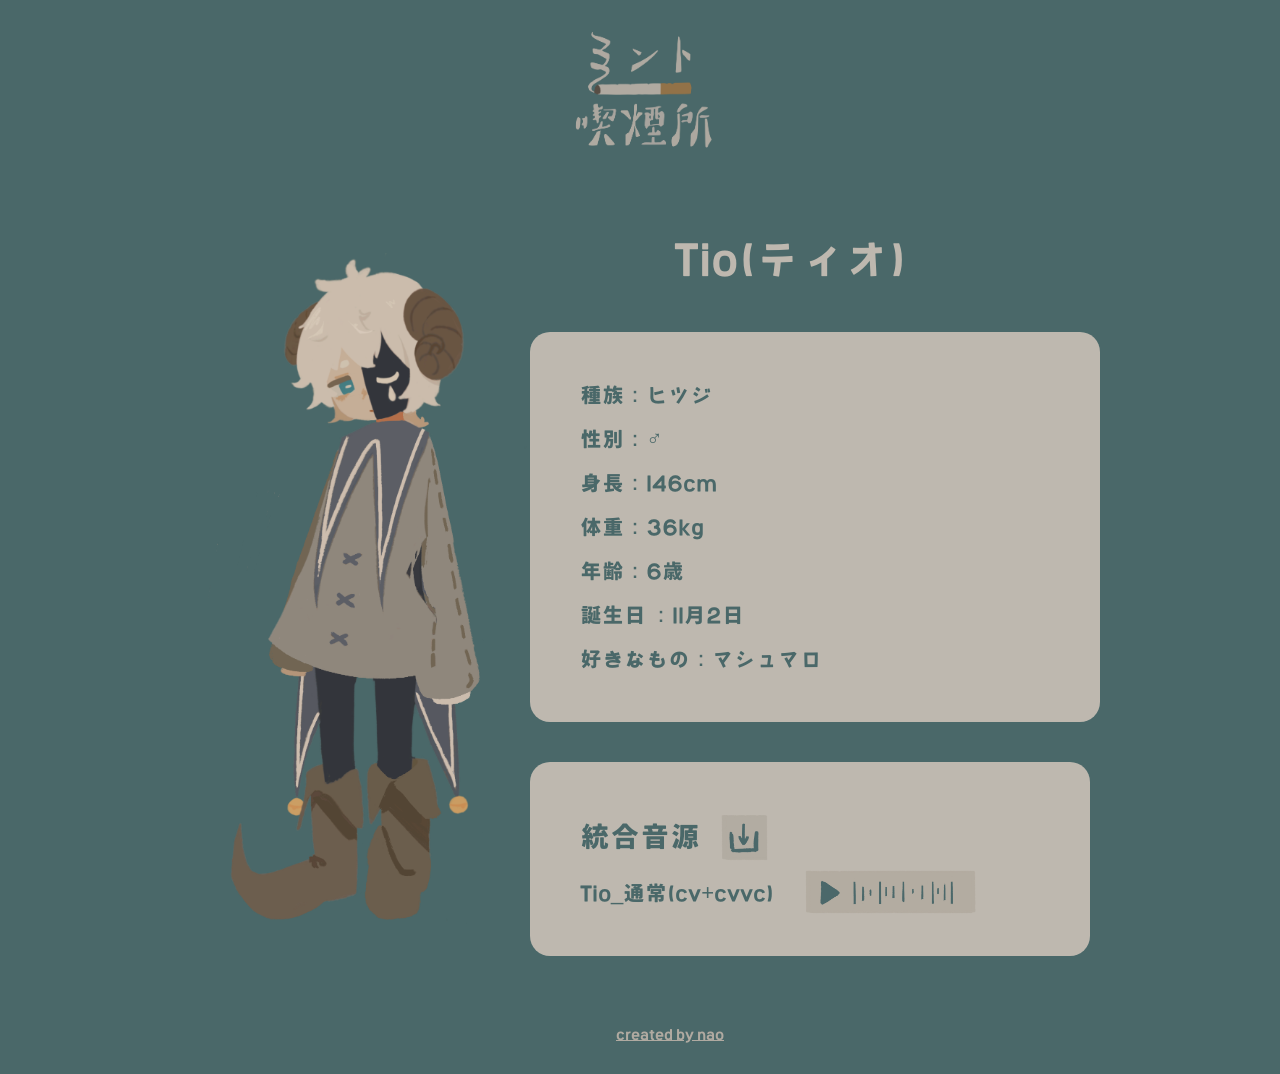
<file: Tio.html>
<!DOCTYPE html>
<html lang="ja">
<head>
    <link rel="icon" href="favicon.png" type="image/png">
    <link rel="stylesheet" href="style.css">
    <meta charset="UTF-8">
    <meta name="viewport" content="width=device-width, initial-scale=1.0">
    <title>ミント喫煙所</title>
    <style>
        @font-face {
        font-family: 'Font';
        src: url('ShimbashiGothic-Regular.otf') format('opentype');
        font-weight: normal;
        font-style: normal;
    }
        body {
            margin: 0;
            background-color:#4a6869;
            font-family: 'Font', sans-serif;
        }
    </style>
</head>

<body>
    <div style="
        text-align: center;
        ">
        <a href="index.html"><img src="mintokitsuensho.png" alt="ミント喫煙所" style="width: 230px; height: auto;"></a>
    </div>

    <div class="tachie_03">
        <img src="Tio.png" alt="Tio" class="tachie_2">
    </div>

    <div class="name">

        <p style="color: #beb8af;">Tio(ティオ)</p>

    </div>

    <div class="shoukai">

        <p style="color: #4a6869;">種族：ヒツジ</p>
        <p style="color: #4a6869;">性別：♂</p>
        <p style="color: #4a6869;">身長：146cm</p>
        <p style="color: #4a6869;">体重：36kg</p>
        <p style="color: #4a6869;">年齢：6歳</p>
        <p style="color: #4a6869;">誕生日 ：11月2日</p>
        <p style="color: #4a6869;">好きなもの：マシュマロ</p>

    </div>

    <div class="ongen">

        <p style="color: #4a6869; font-size: 30px;">統合音源</p>
        <a href="https://bowlroll.net/file/327013" target="_blank" rel="noopener noreferrer"><img src="IMG_4388_3.png" alt="download" class="download"></a>
        <p style="color: #4a6869;">Tio_通常(cv+cvvc)</p>
        <audio id="Tio" src="Tio.wav"></audio>
        <img src="IMG_4377_3.png" alt="naooo" onclick="document.getElementById('Tio').play()" class="play" >

    </div>

    <div class="footer">
        <a href="https://x.com/Nao_62_" style="color: #b0aaa1;" target="_blank">created by nao</a>
    </div>

</body>
</file>
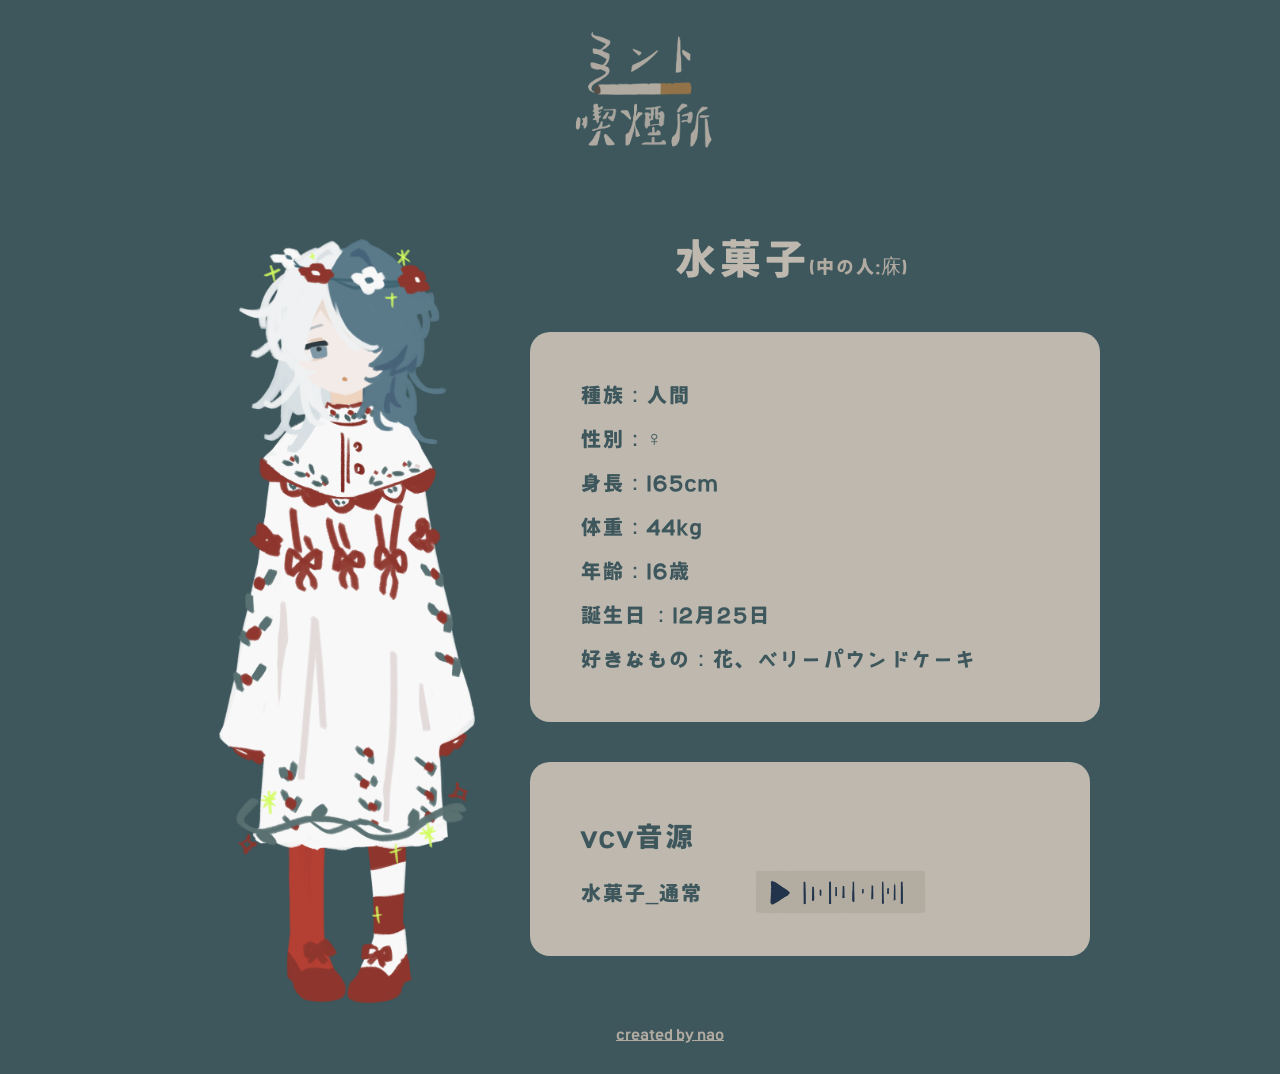
<file: water.html>
<!DOCTYPE html>
<html lang="ja">
<head>
    <link rel="icon" href="favicon.png" type="image/png">
    <link rel="stylesheet" href="style.css">
    <meta charset="UTF-8">
    <meta name="viewport" content="width=device-width, initial-scale=1.0">
    <title>ミント喫煙所</title>
    <style>
        @font-face {
        font-family: 'Font';
        src: url('ShimbashiGothic-Regular.otf') format('opentype');
        font-weight: normal;
        font-style: normal;
    }
        body {
            margin: 0;
            background-color:#3d575c;
            font-family: 'Font', sans-serif;
        }
    </style>
</head>

<body>
    <div style="
        text-align: center;
        ">
        <a href="index.html"><img src="mintokitsuensho.png" alt="ミント喫煙所" style="width: 230px; height: auto;"></a>
    </div>

    <div class="tachie_02">
        <img src="IMG_3419.png" alt="Beo" class="tachie_2">
    </div>

    <div class="name">

        <p style="color: #beb8af;">​水菓子<span class="sub-name">(中の人:庥)</span></p>

    </div>

    <div class="shoukai">

        <p style="color: #3d575c;">種族：人間</p>
        <p style="color: #3d575c;">性別：♀</p>
        <p style="color: #3d575c;">身長：165cm</p>
        <p style="color: #3d575c;">体重：44kg</p>
        <p style="color: #3d575c;">年齢：16歳</p>
        <p style="color: #3d575c;">誕生日 ：12月25日</p>
        <p style="color: #3d575c;">好きなもの：花、ベリーパウンドケーキ</p>

    </div>

    <div class="ongen">

        <p style="color: #3d575c; font-size: 30px;">vcv音源</p>
        <p style="color: #3d575c;">水菓子_通常</p>
        <audio id="water" src="water.wav"></audio>
        <img src="IMG_4377_2.png" alt="naooo" onclick="document.getElementById('water').play()" class="play2" >
    </div>

    <div class="footer">
        <a href="https://x.com/Nao_62_" style="color: #b0aaa1;" target="_blank">created by nao</a>
    </div>

</body>
</file>
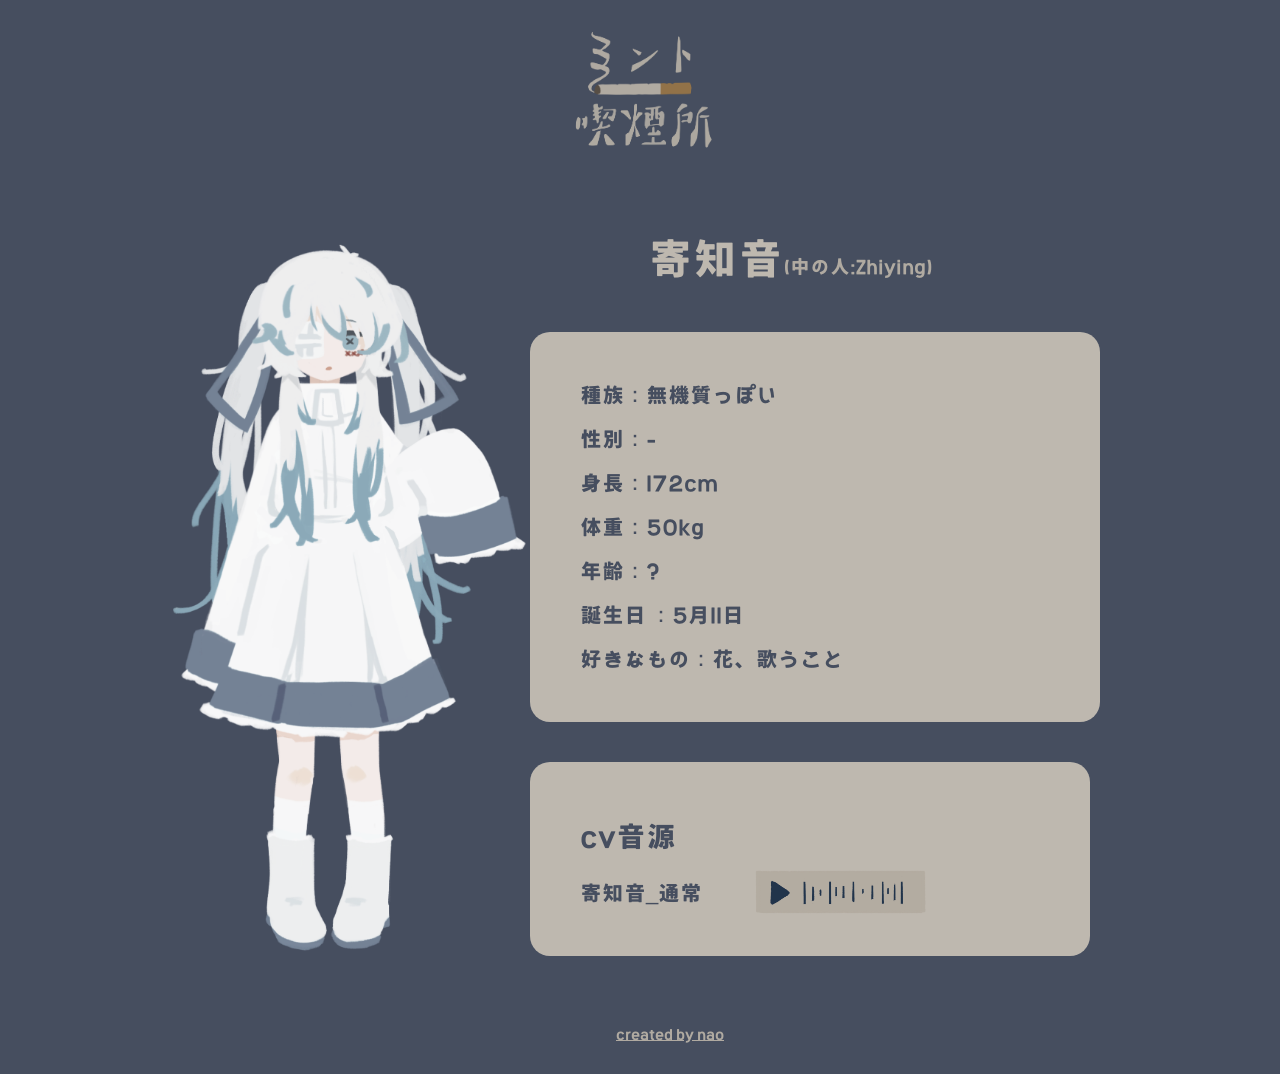
<file: zhiying.html>
<!DOCTYPE html>
<html lang="ja">
<head>
    <link rel="icon" href="favicon.png" type="image/png">
    <link rel="stylesheet" href="style.css">
    <meta charset="UTF-8">
    <meta name="viewport" content="width=device-width, initial-scale=1.0">
    <title>ミント喫煙所</title>
    <style>
        @font-face {
        font-family: 'Font';
        src: url('ShimbashiGothic-Regular.otf') format('opentype');
        font-weight: normal;
        font-style: normal;
    }
        body {
            margin: 0;
            background-color:#464e5f;
            font-family: 'Font', sans-serif;
        }
    </style>
</head>

<body>
    <div style="
        text-align: center;
        ">
        <a href="index.html"><img src="mintokitsuensho.png" alt="ミント喫煙所" style="width: 230px; height: auto;"></a>
    </div>

    <div class="tachie_02">
        <img src="IMG_3438.png" alt="zhiying" class="tachie_3">
    </div>

    <div class="name">

        <p style="color: #beb8af;">寄知音<span class="sub-name">(中の人:Zhiying)</span></p>

    </div>

    <div class="shoukai">

        <p style="color: #464e5f;">種族：無機質っぽい</p>
        <p style="color: #464e5f;">性別：-</p>
        <p style="color: #464e5f;">身長：172cm</p>
        <p style="color: #464e5f;">体重：50kg</p>
        <p style="color: #464e5f;">年齢：?</p>
        <p style="color: #464e5f;">誕生日 ：5月11日</p>
        <p style="color: #464e5f;">好きなもの：花、歌うこと</p>

    </div>

    <div class="ongen">

        <p style="color: #464e5f; font-size: 30px;">cv音源</p>
        <p style="color: #464e5f;">寄知音_通常</p>
        <audio id="zhiying" src="zi.wav"></audio>
        <img src="IMG_4377_2.png" alt="naooo" onclick="document.getElementById('zhiying').play()" class="play2" >
    </div>

    <div class="footer">
        <a href="https://x.com/Nao_62_" style="color: #b0aaa1;" target="_blank">created by nao</a>
    </div>

</body>
</file>
<file: style.css>
@font-face {
        font-family: 'Font';
        src: url('ShimbashiGothic-Regular.otf') format('opentype');
        font-weight: normal;
        font-style: normal;
    }
        body {
            margin: 0;
            background-color:#163c60;
            font-family: 'Font', sans-serif;
        }

.youkoso {
    max-width: 680px;
    height: auto;
}

.menu {
    display: flex;
    justify-content: center;
    text-align: center;
    gap: 20px;
    padding: 30px;
}

.menu-item {
    display: block;
    font-size: 20px;
    width: 200px;
    height: 70px; 
    background-color: #b0aaa1;
    color: #163c60;
    text-decoration: none;
    border-radius: 8px;
    
    padding: 22px;
    box-sizing: border-box;
}

.menu-item:hover {
    background-color: #927248;
    color: #b0aaa1;
}

.news {
    position: relative;
    max-width: 900px;
    margin: 40px auto 10px;
    background-color: #b0a99f;
    border-radius: 12px;
    
    text-align: left;
    font-size: 20px;
    line-height: 1.2;
    box-sizing: border-box;

    padding-left: 110px;
    padding-top: 40px;
    padding-bottom: 70px;
}

.news-illustration {
    position: absolute;
    width: 230px;
    height: auto;
    right: 60px; 
    bottom: 40px;
}

.news-title {
    color: #163c60;
    font-size: 28px;
}

.rule {
    position: relative;
    max-width: 900px;
    margin: 30px auto 10px;
    background-color: #b0a99f;
    border-radius: 12px;
    
    text-align: left;
    font-size: 20px;
    line-height: 1.2;
    box-sizing: border-box;

    padding-left: 110px;
    padding-right: 110px;
    padding-top: 40px;
    padding-bottom: 40px;
}

.rule-title {
    color: #163c60;
    font-size: 45px;
    text-align: center;
}

.biao {
    color: #163c60;
    font-size: 28px;
}

.character {
    position: relative;
    max-width: 750px;
    margin: 40px auto 10px;
    border-radius: 12px;
    
    text-align: left;
    font-size: 30px;
    box-sizing: border-box;

}

.naoka {
    position: absolute;
    cursor: pointer;
}

.naoka_1 {
    width: 800px;
    height: auto;
}

.panel-1 {
    top: 0%;
    left: 0%;
    width: 27%; 
    height: 100%;
}

.panel-2 {
    top: 0%;
    left: 27%;
    width: 24%;
    height: 100%;
}

.panel-3 {
    top: 0%;
    left: 51%;
    width: 24%;
    height: 100%;
}

.panel-4 {
    top: 0%;
    left: 75%;
    width: 25%;
    height: 100%;
}

.panel-5 {
    top: 0%;
    left: 0%;
    width: 27%; 
    height: 48%;
}

.panel-6 {
    top: 0%;
    left: 27%;
    width: 24%;
    height: 48%;
}

.panel-7 {
    top: 0%;
    left: 51%;
    width: 25%;
    height: 48%;
}

.panel-8 {
    top: 0%;
    left: 76%;
    width: 25%;
    height: 48%;
}

.panel-9 {
    top: 52%;
    left: 0%;
    width: 25%;
    height: 48%;
}

.panel-10 {
    top: 52%;
    left: 25%;
    width: 48%;
    height: 48%;
}

.tachie {
    position: absolute;
    width: 390px;
    height: auto;
    left: 180px; 
    top: 230px;
}

.tachie_02 {
    position: absolute;
    width: 390px;
    height: auto;
    left: 150px; 
    top: 230px;
}

.tachie_03 {
    position: absolute;
    width: 390px;
    height: auto;
    left: 180px; 
    top: 230px;
}

.tachie_04 {
    position: absolute;
    width: 390px;
    height: auto;
    left: 180px; 
    top: 230px;
}

.tachie_1 {
    width: 390px;
    height: auto;
}

.tachie_2 {
    width: 390px;
    height: auto;
}

.tachie_3 {
    width: 390px;
    height: auto;
}

.name {
    position: relative;
    text-align: center;
    width: 500px;
    height: auto;
    margin-left: 540px;
    margin-top: 50px;
    font-size: 45px;
}

.sub-name {
    font-size: 20px;
    color: #b0aaa1;
}


.shoukai {
    position: relative;
    background-color:#beb8af;
    width: 400px;
    border-radius: 20px;
    padding-left: 50px; 
    padding-right: 120px;
    padding-top: 30px;
    padding-bottom: 30px;
    font-size: 22px;
    margin-left: 530px;
    line-height: 1.0;
}

.ongen {
    position: relative;
    background-color:#beb8af;
    width: 390px;
    border-radius: 20px;
    padding-left: 50px; 
    padding-right: 120px;
    padding-top: 30px;
    padding-bottom: 30px;
    font-size: 22px;
    margin-left: 530px;
    margin-top: 40px;
    line-height: 1.0;
}

.download {
    position: absolute;
    width: 52px;
    height: auto;
    right: 320px; 
    bottom: 93px;
}

.download2 {
    position: absolute;
    width: 52px;
    height: auto;
    right: 240px; 
    bottom: 93px;
}

.download3 {
    position: absolute;
    width: 52px;
    height: auto;
    right: 240px; 
    bottom: 93px;
}

.play {
    position: absolute;
    width: 180px;
    height: auto;
    right: 110px; 
    bottom: 40px;
}

.play2 {
    position: absolute;
    width: 180px;
    height: auto;
    right: 160px; 
    bottom: 40px;
}

.play3 {
    position: absolute;
    width: 180px;
    height: auto;
    right: 150px; 
    bottom: 40px;
}

.play4 {
    position: absolute;
    width: 180px;
    height: auto;
    right: 150px; 
    bottom: 40px;
}

.link {
    background-color: #b0aaa1;
    border-radius: 20px;
    display: flex; 
    flex-wrap: wrap;
    justify-content: center;
    gap: 90px 0px;
    max-width: 1000px;
    margin: 30px auto;
    padding-top: 90px;
    padding-bottom: 90px;
}

.link-card {
    width: 28%;             
    min-width: 200px;
    display: flex;
    flex-direction: column;
    align-items: center;
    text-align: center;
    text-decoration: none;
    transition: transform 0.2s ease;
}

.link-card img {
    width: 120px;
    height: 120px;
    object-fit: contain;
    margin-bottom: 5px;
}

.link-card h3 {
    font-size: 20px;
    color: #163c60; 
    margin: 0;
    font-weight: 500;
}

.link-card p {
    font-size: 14px;
    color: #385b7c;
    margin: 5px 0;
}

.link-card:hover {
    transform: translateY(-8px);
}


.footer {
    position: relative;
    text-align: center;
    width: 100%;
    height: auto;
    color: #b0aaa1;
    font-size: 15px;
    padding: 30px;
    padding-top: 70px;
}

@media screen and (max-width: 768px) {
    .youkoso {
        width: 380px;
        height: auto;
    }

    .menu {
        display: flex;
        justify-content: center;
        text-align: center;
        gap: 8px;
        padding: 15px;
    }
    
    .menu-item {
        font-size: 8px;
        width: 100px;
        height: 40px;   
        padding: 13px;
    }

    .news {
        margin: 10px 15px;
        text-align: left;
        font-size: 13px;
        padding-left: 40px;
        padding-top: 20px;
        padding-bottom: 60px;
    }

    .news-title {
        font-size: 20px;
    }

    .news-illustration {
        position: absolute;
        width: 0px;
        height: auto;
        right: 60px; 
        bottom: 40px;
    }

    .rule {
        margin: 10px 15px;
        text-align: left;
        font-size: 15px;
        padding-left: 50px;
        padding-top: 40px;
        padding-bottom: 40px;
    }

    .rule-title {
        font-size: 0px;
        text-align: center;
    }

    .biao {
        font-size: 23px;
    }

    .naoka {
        max-width: 380px;
    }

    .naoka_1 {
        width: 380px;
        height: auto;
    }

    .tachie {
        left: 50px;
        top: 180px;
    }

    .tachie_02 {
        left: 35px;
        top: 150px;
    }

    .tachie_03 {
        left: 40px;
        top: 180px;
    }

    .tachie_04 {
        left: 50px;
        top: 150px;
    }

    .tachie_1 {
        width: 300px;
        height: auto;
    }

    .tachie_2 {
        width: 320px;
        height: auto;
    }

    .tachie_3 {
        margin-left: 20px;
        width: 320px;
        height: auto;
    }

    .shoukai, .ongen {
        box-sizing: border-box; 
    }

    .name {
        font-size: 36px;
        margin: 20px auto; 
        text-align: center;
        top: 570px !important;
        left: 50%;
        transform: translateX(-50%);
    }

    .sub-name {
        display: block;
        margin-top: 4px;
    }

    .shoukai {
        font-size: 18px;
        top: 550px !important;
        width: 90%;
        max-width: 400px;
        margin: 15px auto;
        padding: 20px;
    }

    .ongen {
        font-size: 18px;
        top: 550px !important;
        width: 90%;
        max-width: 400px;
        margin: 15px auto;
        padding: 20px;
    }

    .download {
        width: 40px;
        height: auto;
        right: 160px; 
        bottom: 80px;
    }

    .download2 {
        width: 40px;
        height: auto;
        right: 160px; 
        bottom: 80px;
    }

    .download3 {
        width: 40px;
        height: auto;
        right: 70px; 
        bottom: 80px;
    }

    .play {
        width: 140px;
        height: auto;
        right: 23px; 
        bottom: 28px;
    }

    .play2 {
        width: 140px;
        height: auto;
        right: 60px; 
        bottom: 28px;
    }

    .play3 {
        width: 140px;
        height: auto;
        right: 40px; 
        bottom: 28px;
    }

    .play4 {
        width: 140px;
        height: auto;
        right: 80px; 
        bottom: 28px;
    }

    .link {
        padding: 70px 15px;   
        gap: 50px 15px;       
        margin: 15px 10px;   
        border-radius: 15px; 
    }

    .link-card {
        width: 46%;          
        min-width: unset;
        margin-bottom: 0;    
    }

    .link-card img {
        width: 90px;
        height: 90px;
    }

    .link-card h3 {
        font-size: 17px;
    }

    .link-card p {
        font-size: 13px;
    }

    .footer {
        font-size: 13px;
        margin-top: 500px;
    }

}
</file>
